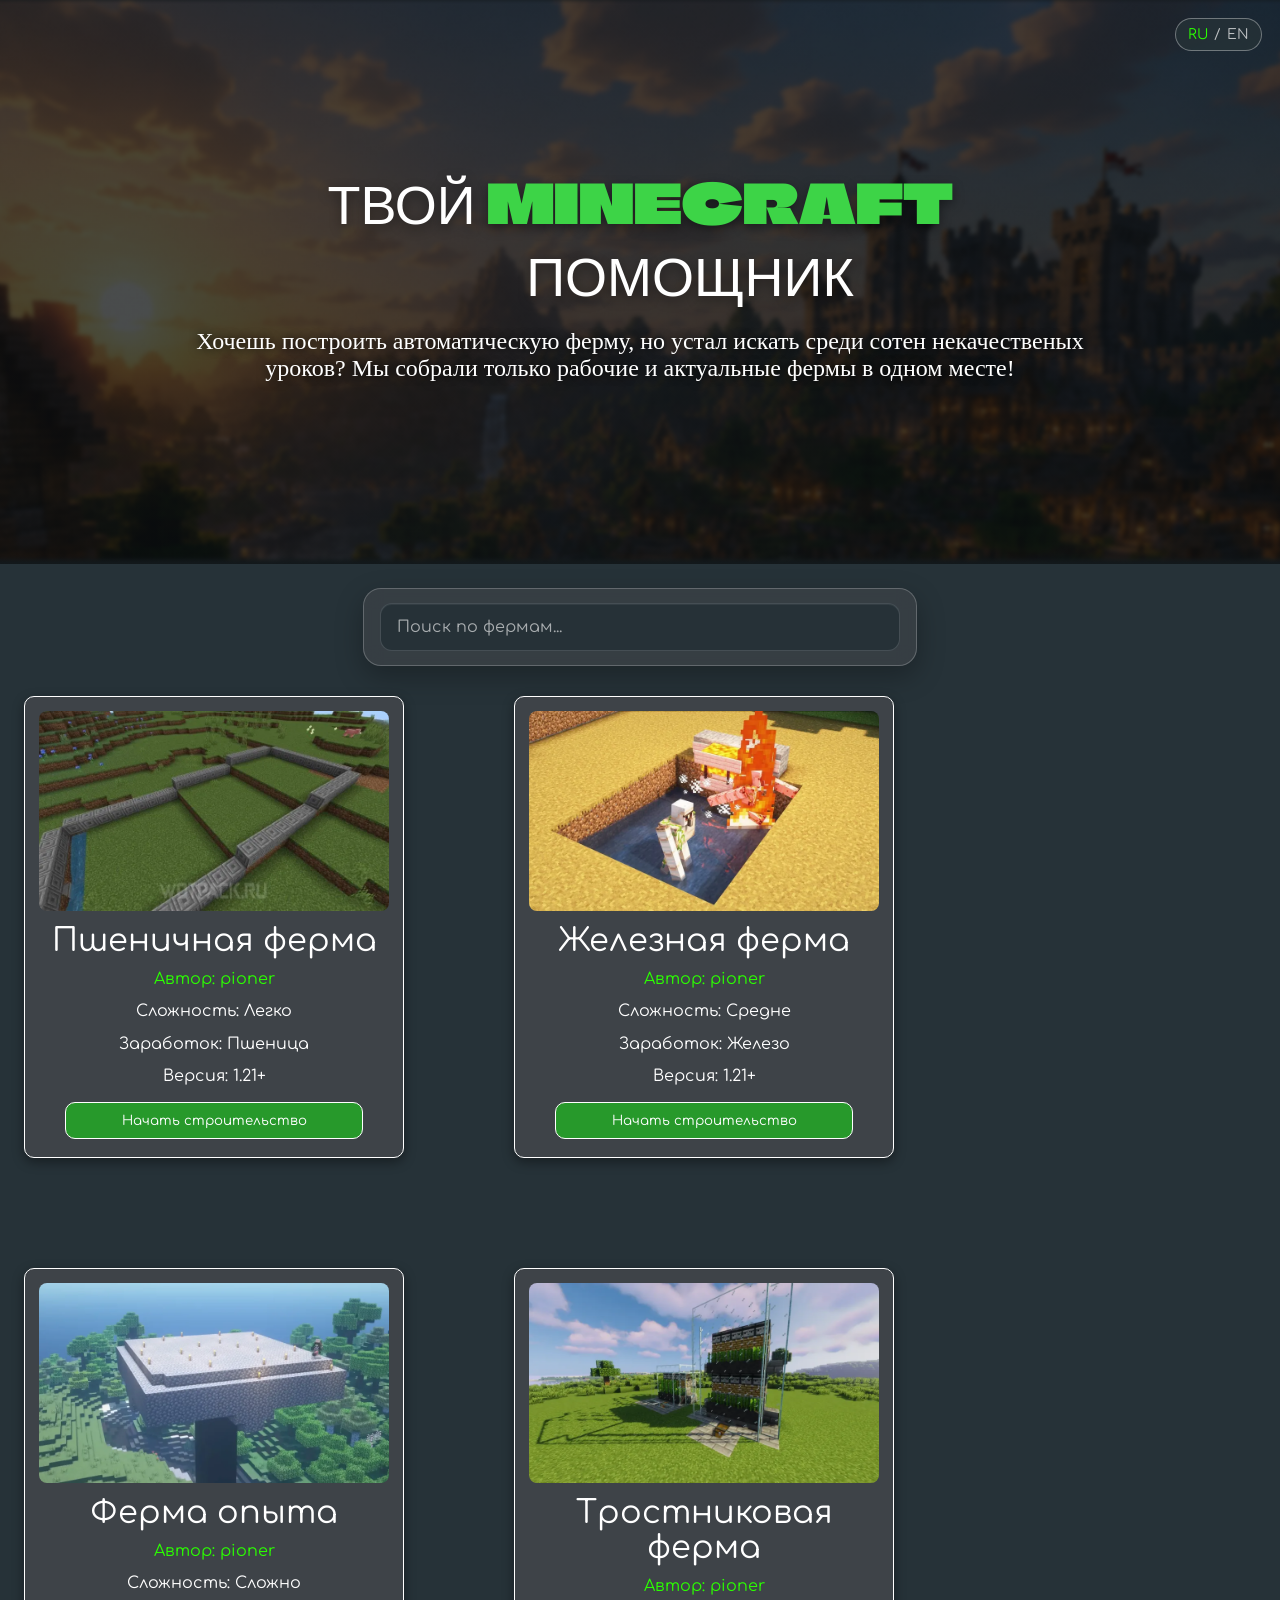
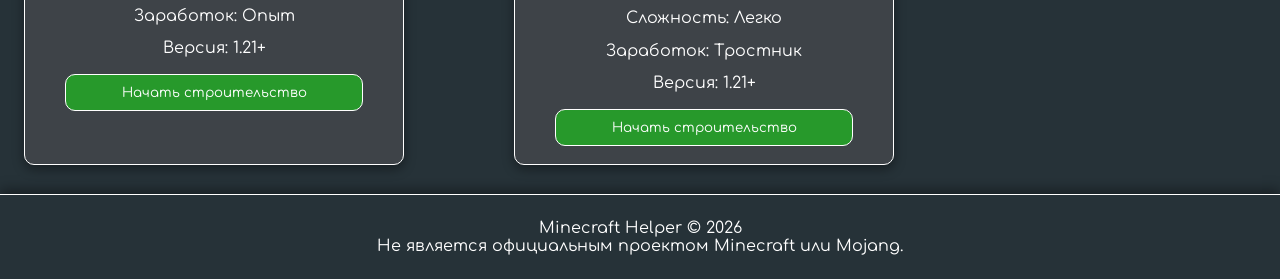
<file: index.html>
<!DOCTYPE html>
<html lang="ru">
<head>
    <meta charset="UTF-8">
    <meta name="viewport" content="width=device-width, initial-scale=1.0">
    <title>Minecraft Helper</title>
    <link rel="stylesheet" href="style/style.css">

    <link rel="preconnect" href="https://fonts.googleapis.com">
    <link rel="preconnect" href="https://fonts.gstatic.com" crossorigin>
    <link href="https://fonts.googleapis.com/css2?family=Climate+Crisis:YEAR@1979&display=swap" rel="stylesheet">

    <link rel="preconnect" href="https://fonts.googleapis.com">
    <link rel="preconnect" href="https://fonts.gstatic.com" crossorigin>
    <link href="https://fonts.googleapis.com/css2?family=Comfortaa:wght@300..700&display=swap" rel="stylesheet">
</head>

<body>
    <header class="bck">
        <div class="header-top">
            <button id="lang-toggle" class="lang-toggle" type="button" aria-label="Switch language">
                <span class="lang-option active" data-lang="ru">RU</span>
                <span class="lang-separator">/</span>
                <span class="lang-option" data-lang="en">EN</span>
            </button>
        </div>

        <h1 id="title">
            ТВОЙ <span id="highlight">MINECRAFT</span><br>
            <span id="highlight2">ПОМОЩНИК</span>
        </h1>

        <p id="subtitle">
            Хочешь построить автоматическую ферму, но устал искать среди
            сотен некачественых уроков? Мы собрали только рабочие и
            актуальные фермы в одном месте!
        </p>
    </header>

    <div class="search-container">
        <input id="search-input" type="text" placeholder="Поиск по фермам..." class="search-input">
    </div>

    <div class="card-container"></div>

    <footer class="footer-text">
        <span id="footer-line-1">Minecraft Helper © 2026</span><br>
        <span id="footer-line-2">Не является официальным проектом Minecraft или Mojang.</span>
    </footer>
    <script src="script/script.js"></script>
</body>
</html>
</file>
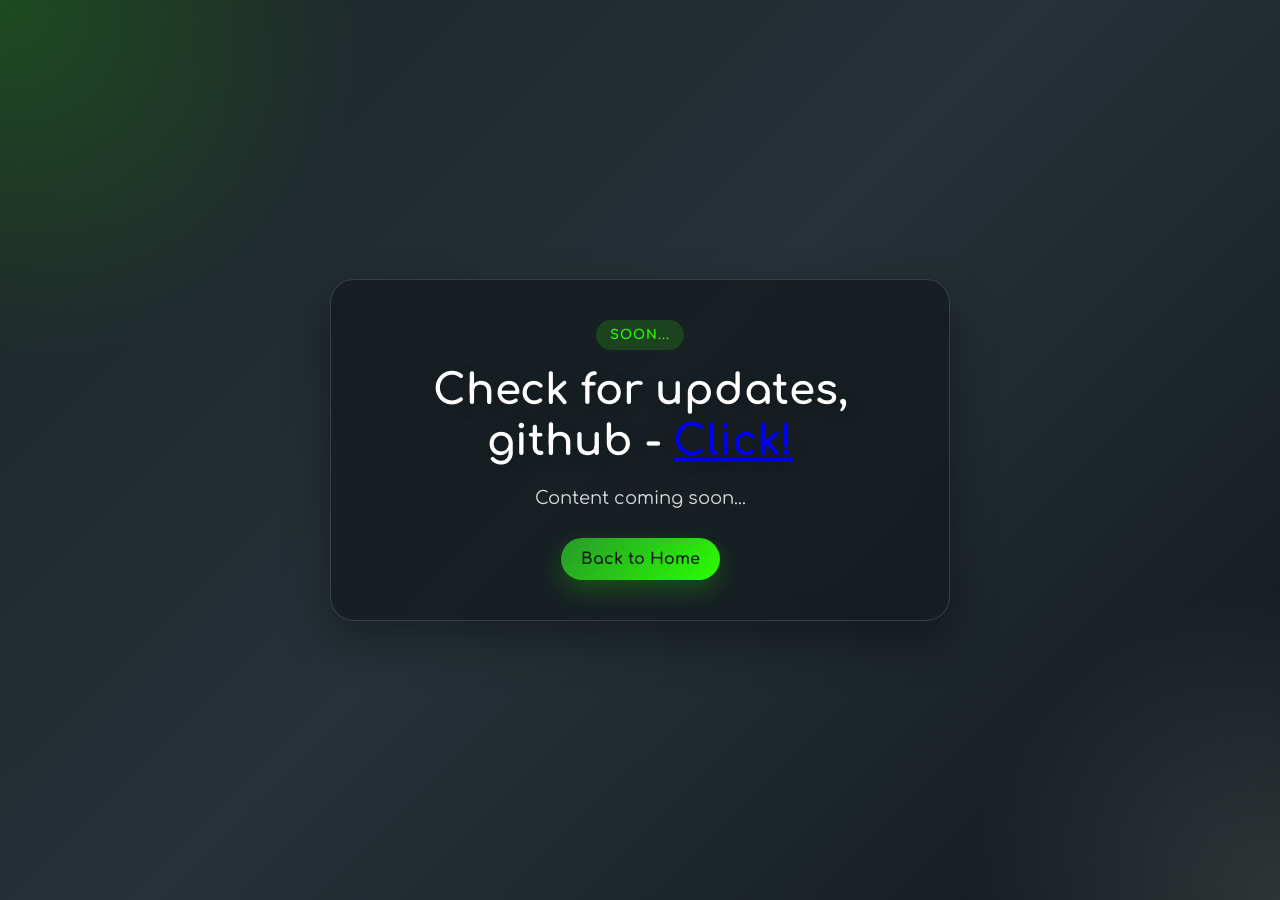
<file: farm.html>
<!DOCTYPE html>
<html lang="ru">
<head>
    <meta charset="UTF-8">
    <meta name="viewport" content="width=device-width, initial-scale=1.0">
    <title>Страница фермы</title>
    <link rel="preconnect" href="https://fonts.googleapis.com">
    <link rel="preconnect" href="https://fonts.gstatic.com" crossorigin>
    <link href="https://fonts.googleapis.com/css2?family=Comfortaa:wght@300..700&display=swap" rel="stylesheet">
    <link rel="stylesheet" href="style/farm.css">
</head>
<body>
    <div class="page-shell">
        <div class="content-card">
            <span class="badge">Soon...</span>
            <h1>Check for updates, github  - <a href="https://github.com/whitencode" target="_blank" rel="noopener noreferrer">Click!</a></h1>
            <p>Content coming soon...</p>
            <a href="index.html" class="home-link">Back to Home</a>
        </div>
    </div>
</body>
</html>
</file>
<file: style/style.css>
body {
    margin: 0;
    padding: 0;
    background-color: #263238;
}

@keyframes fadeInUp {
    from {
        opacity: 0;
        transform: translateY(30px);
    }
    to {
        opacity: 1;
        transform: translateY(0);
    }
}

@keyframes fadeInUpDelayed {
    0% {
        opacity: 0;
        transform: translateY(40px);
    }
    60% {
        opacity: 0;
    }
    100% {
        opacity: 1;
        transform: translateY(0);
    }
}

@keyframes cardReveal {
    from {
        opacity: 0;
        transform: translateY(24px) scale(0.98);
        filter: blur(4px);
    }
    to {
        opacity: 1;
        transform: translateY(0) scale(1);
        filter: blur(0);
    }
}

.bck {
    position: relative;
    background:
        linear-gradient(
            rgba(0,0,0,0.5),
            rgba(0,0,0,0.5)
        ),
        url("../images/bg.png");

    background-size: cover;
    background-position: center;

    min-height: 500px;
    padding: 24px 20px 40px;

    display: flex;
    flex-direction: column;
    justify-content: center;
    align-items: center;
}

.header-top {
    position: absolute;
    top: 18px;
    right: 18px;
    display: flex;
    justify-content: flex-end;
}

.lang-toggle {
    display: inline-flex;
    align-items: center;
    gap: 6px;
    border: 1px solid rgba(255,255,255,0.35);
    border-radius: 999px;
    background: rgba(38, 50, 56, 0.8);
    color: #fff;
    padding: 8px 12px;
    font-family: 'Comfortaa', sans-serif;
    font-size: 14px;
    cursor: pointer;
    transition: transform 0.2s ease, border-color 0.2s ease, background-color 0.2s ease;
}

.lang-toggle:hover {
    transform: translateY(-2px);
    border-color: rgba(255,255,255,0.7);
    background: rgba(38, 50, 56, 0.95);
}

.lang-option {
    opacity: 0.7;
    transition: opacity 0.2s ease, color 0.2s ease;
}

.lang-option.active {
    opacity: 1;
    color: #2BFF00;
}

.lang-separator {
    opacity: 0.7;
}

#title {
    font-family: 'Climate Crisis', sans-serif;
    font-size: 54px;
    font-weight: 400;
    color: rgb(255, 255, 255);
    text-shadow: 0 4px 12px rgba(0,0,0,.4);
    width: min(844px, 100%);
    margin: 0;
    text-align: center;
    animation: fadeInUp 1s ease-out;
}

#highlight {
    font-family: 'Climate Crisis', sans-serif;
    color: rgb(61, 212, 71);
}

#highlight2 {
    font-family: 'Climate Crisis', sans-serif;
    color: rgb(255, 255, 255);
    margin-left: 100px;
}

#subtitle {
    font-size: 24px;
    color: rgb(255, 255, 255);
    text-shadow: 0px 0px 10px black;
    text-align: center;
    max-width: 940px;
    margin: 18px 0 0;
    animation: fadeInUpDelayed 1s ease-out;
}

.card {
    font-family: 'Comfortaa', sans-serif;
    background-color: #3E4348;
    width: 350px;
    height: auto;
    padding: 14px 14px 18px;
    border-radius: 10px;
    border: 1px solid #ffff;
    box-shadow: 0 4px 12px rgba(0,0,0,.4);
    display: flex;
    flex-direction: column;
    justify-content: flex-start;
    align-items: center;
    gap: 10px;
    margin: 0;
    color: #fff;
    overflow: hidden;
    transition: transform 0.25s ease, box-shadow 0.25s ease;
    opacity: 0;
    animation: cardReveal 0.7s cubic-bezier(0.2, 0.8, 0.2, 1) both;
    animation-delay: var(--card-delay, 0ms);
    will-change: transform, opacity, filter;
}

.card-container {
    display: flex;
    flex-wrap: wrap;
    justify-content: flex-start;
    align-content: flex-start;
    gap: 110px;
    width: 100%;
    box-sizing: border-box;
    padding: 30px 24px;
    margin: 0;
}

.card:hover {
    transform: translateY(-8px);
    box-shadow: 0 14px 28px rgba(0,0,0,.45);
}

.card:hover .card-image {
    transform: scale(1.03);
}

.card-name {
    font-family: 'Comfortaa', sans-serif;
    font-size: 32px;
    margin: 2px 0 0;
    text-align: center;
}

.card-author,
.card-difficulty,
.card-earning,
.card-version {
    margin: 0;
    text-align: center;
    line-height: 1.4;
}

.card-author {
    color: #2BFF00;
}

.card-button {
    font-family: 'Comfortaa', sans-serif;
    border: 1px solid #ffff;
    background: #27992B;
    color: #ffffff;
    border-radius: 10px;
    padding: 10px 16px;
    margin-top: 4px;
    cursor: pointer;
    width: 85%;
    transition: transform 0.2s ease, box-shadow 0.2s ease, background-color 0.2s ease;
}

.card-button:hover {
    transform: translateY(-2px);
    box-shadow: 0 8px 16px rgba(0,0,0,.25);
}

.card-button:active {
    transform: translateY(0);
}

.card-image {
    width: 100%;
    height: 200px;
    object-fit: cover;
    border-radius: 8px;
    transition: transform 0.25s ease;
}

.search-container {
    display: flex;
    justify-content: center;
    align-items: center;
    width: min(520px, calc(100% - 32px));
    margin: 24px auto 0;
    padding: 14px 16px;
    border: 1px solid rgba(255, 255, 255, 0.22);
    border-radius: 18px;
    background: rgba(62, 67, 72, 0.72);
    box-shadow: 0 10px 28px rgba(0, 0, 0, 0.28);
    backdrop-filter: blur(10px);
    -webkit-backdrop-filter: blur(10px);
    transition: transform 0.25s ease, box-shadow 0.25s ease, border-color 0.25s ease;
}

.search-container:hover {
    transform: translateY(-3px);
    box-shadow: 0 16px 34px rgba(0, 0, 0, 0.34);
    border-color: rgba(255, 255, 255, 0.35);
}

.search-container input {
    width: 100%;
    border: 1px solid rgba(255, 255, 255, 0.14);
    border-radius: 12px;
    padding: 14px 16px;
    background: rgba(38, 50, 56, 0.95);
    color: #fff;
    font-family: 'Comfortaa', sans-serif;
    font-size: 16px;
    outline: none;
    box-shadow: inset 0 1px 0 rgba(255, 255, 255, 0.06);
    transition: border-color 0.2s ease, box-shadow 0.2s ease, transform 0.2s ease;
}

.search-container input::placeholder {
    color: rgba(255, 255, 255, 0.6);
}

.search-container input:focus {
    border-color: #2BFF00;
    box-shadow: 0 0 0 3px rgba(43, 255, 0, 0.15);
    transform: translateY(-1px);
}

.empty-state {
    width: 100%;
    text-align: center;
    color: #fff;
    font-family: 'Comfortaa', sans-serif;
    padding: 24px 0;
}

.footer-text {
    font-family: 'Comfortaa', sans-serif;
    color: #fff;
    text-align: center;
    padding: 24px 16px;
    border-top: 1px solid #ffff;
    box-shadow: 0 -4px 12px rgba(0,0,0,.4);
}
</file>
<file: style/farm.css>
* {
    box-sizing: border-box;
}

body {
    margin: 0;
    min-height: 100vh;
    font-family: 'Comfortaa', sans-serif;
    color: #fff;
    background:
        radial-gradient(circle at top left, rgba(43, 255, 0, 0.18), transparent 24%),
        radial-gradient(circle at bottom right, rgba(255, 255, 255, 0.12), transparent 20%),
        linear-gradient(135deg, #1b2327 0%, #263238 48%, #12181b 100%);
}

.page-shell {
    min-height: 100vh;
    display: grid;
    place-items: center;
    padding: 24px;
}

.content-card {
    width: min(620px, 100%);
    padding: 40px 36px;
    border-radius: 24px;
    background: rgba(20, 27, 31, 0.76);
    border: 1px solid rgba(255, 255, 255, 0.14);
    box-shadow: 0 20px 45px rgba(0, 0, 0, 0.35);
    backdrop-filter: blur(14px);
    -webkit-backdrop-filter: blur(14px);
    text-align: center;
}

.badge {
    display: inline-block;
    padding: 8px 14px;
    border-radius: 999px;
    background: rgba(43, 255, 0, 0.16);
    color: #2bff00;
    font-size: 13px;
    font-weight: 700;
    letter-spacing: 0.08em;
    text-transform: uppercase;
    margin-bottom: 16px;
}

h1 {
    margin: 0 0 16px;
    font-size: clamp(28px, 4vw, 42px);
    line-height: 1.2;
    text-shadow: 0 4px 16px rgba(0, 0, 0, 0.28);
}

p {
    margin: 0 auto 24px;
    max-width: 500px;
    font-size: 18px;
    line-height: 1.7;
    color: rgba(255, 255, 255, 0.84);
}

.home-link {
    display: inline-block;
    padding: 12px 20px;
    border-radius: 999px;
    background: linear-gradient(135deg, #27992b 0%, #2bff00 100%);
    color: #102010;
    text-decoration: none;
    font-weight: 700;
    transition: transform 0.2s ease, box-shadow 0.2s ease;
    box-shadow: 0 10px 24px rgba(43, 255, 0, 0.22);
}

.home-link:hover {
    transform: translateY(-2px);
    box-shadow: 0 14px 30px rgba(43, 255, 0, 0.3);
}

href {
    color: #2BFF00;
    text-decoration: none;
    transition: color 0.2s ease;
}
</file>
